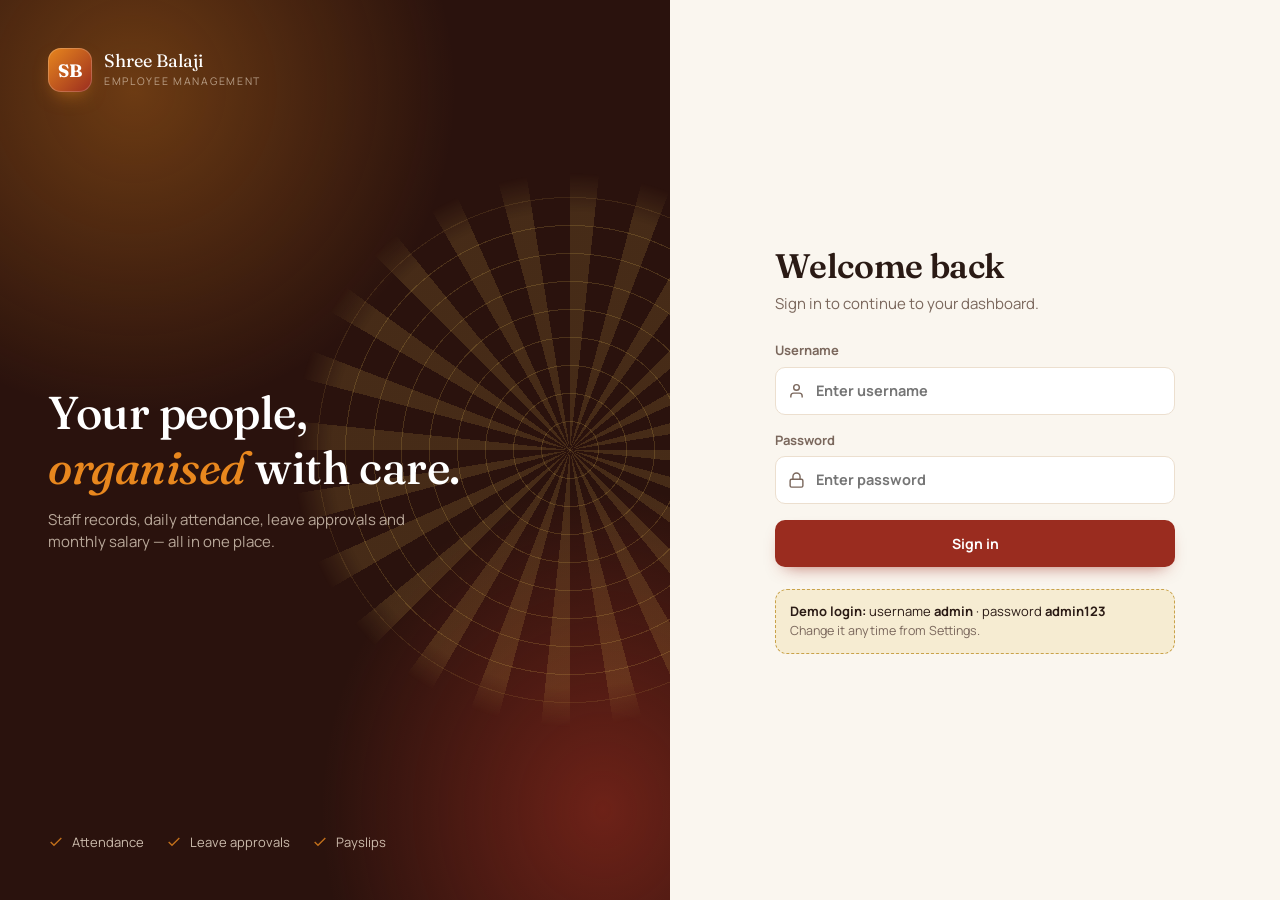
<file: index.html>
<!doctype html>
<html lang="en">
<head>
  <meta charset="utf-8" />
  <meta name="viewport" content="width=device-width, initial-scale=1" />
  <title>Shree Balaji · Employee Management System</title>
  <meta name="description" content="Shree Balaji Employee Management System" />
  <script>
    location.replace(sessionStorage.getItem("sb_ems_session") ? "dashboard.html" : "login.html");
  </script>
</head>
<body>
  <p style="font-family:sans-serif;padding:24px">Opening… <a href="login.html">Click here</a> if nothing happens.</p>
</body>
</html>
</file>
<file: assets/style.css>
/* Shree Balaji — Employee Management System
   Plain CSS, no build step. Edit the variables below to re-theme. */
:root {
  --bg: #faf6ef;
  --surface: #ffffff;
  --surface-2: #fbf7f1;
  --ink: #2a1a14;
  --muted: #7a675c;
  --line: #ecdfcf;
  --primary: #9a2c1f;
  --primary-dark: #7a2016;
  --saffron: #e8871e;
  --saffron-soft: #fdf0e1;
  --gold: #c9a24a;
  --gold-soft: #f6ecd2;
  --success: #2f7d4f;
  --success-soft: #e3f2e8;
  --warn: #b86e0c;
  --warn-soft: #fcefd9;
  --danger: #b3261e;
  --danger-soft: #fbe9e7;
  --info: #2b5f8a;
  --info-soft: #e4eef7;
  --sidebar: #2a120d;
  --sidebar-ink: #f4e6d4;
  --radius: 14px;
  --shadow: 0 12px 32px -20px rgba(90, 30, 10, 0.35);
  --shadow-lg: 0 30px 60px -25px rgba(42, 18, 13, 0.45);
  --font-body: "Manrope", system-ui, -apple-system, "Segoe UI", sans-serif;
  --font-display: "Fraunces", Georgia, serif;
}

* { box-sizing: border-box; margin: 0; padding: 0; }
html { -webkit-text-size-adjust: 100%; }
body {
  font-family: var(--font-body);
  background: var(--bg);
  color: var(--ink);
  font-size: 15px;
  line-height: 1.5;
  -webkit-font-smoothing: antialiased;
}
h1, h2, h3, h4, .serif { font-family: var(--font-display); font-weight: 600; letter-spacing: -0.01em; line-height: 1.2; }
a { color: inherit; text-decoration: none; }
button, input, select, textarea { font: inherit; color: inherit; }
svg { flex-shrink: 0; }

/* ---------- Sidebar ---------- */
.sidebar {
  position: fixed; inset: 0 auto 0 0; width: 260px; z-index: 40;
  display: flex; flex-direction: column; padding: 22px 16px;
  background:
    radial-gradient(120% 60% at 0% 0%, rgba(232, 135, 30, 0.18), transparent 60%),
    radial-gradient(90% 50% at 100% 100%, rgba(154, 44, 31, 0.35), transparent 60%),
    var(--sidebar);
  color: var(--sidebar-ink);
  transition: transform 0.25s ease;
  overflow-y: auto;
}
.brand { display: flex; gap: 12px; align-items: center; padding: 4px 8px 20px; margin-bottom: 14px; border-bottom: 1px solid rgba(255, 255, 255, 0.08); }
.logo {
  width: 44px; height: 44px; border-radius: 13px; display: grid; place-items: center;
  background: linear-gradient(135deg, var(--saffron), var(--primary));
  color: #fff; font-family: var(--font-display); font-weight: 700; font-size: 18px;
  box-shadow: 0 8px 20px -8px rgba(232, 135, 30, 0.7), inset 0 0 0 1px rgba(255, 255, 255, 0.2);
}
.brand-name { font-family: var(--font-display); font-size: 18px; line-height: 1.1; color: #fff; }
.brand-sub { font-size: 10.5px; letter-spacing: 0.16em; text-transform: uppercase; opacity: 0.6; margin-top: 3px; }
.nav-label { font-size: 10.5px; letter-spacing: 0.16em; text-transform: uppercase; opacity: 0.45; padding: 8px 12px 6px; }
.nav { display: flex; flex-direction: column; gap: 3px; }
.nav a {
  display: flex; align-items: center; gap: 12px; padding: 10px 12px; border-radius: 10px;
  color: rgba(244, 230, 212, 0.72); font-weight: 500; font-size: 14.5px; transition: background 0.15s, color 0.15s;
}
.nav a svg { width: 18px; height: 18px; }
.nav a:hover { background: rgba(255, 255, 255, 0.06); color: #fff; }
.nav a.active {
  background: linear-gradient(90deg, rgba(232, 135, 30, 0.25), rgba(232, 135, 30, 0.03));
  color: #fff; box-shadow: inset 3px 0 0 var(--saffron);
}
.sidebar-foot { margin-top: auto; padding-top: 16px; border-top: 1px solid rgba(255, 255, 255, 0.08); }
.sidebar-foot button {
  width: 100%; display: flex; align-items: center; gap: 12px; padding: 10px 12px; border-radius: 10px;
  background: transparent; border: 0; color: rgba(244, 230, 212, 0.72); cursor: pointer; font-weight: 500;
}
.sidebar-foot button:hover { background: rgba(255, 255, 255, 0.06); color: #fff; }
.sidebar-foot svg { width: 18px; height: 18px; }
.scrim { display: none; position: fixed; inset: 0; background: rgba(42, 18, 13, 0.45); z-index: 35; }
.scrim.show { display: block; }

/* ---------- Main layout ---------- */
.main { margin-left: 260px; min-height: 100vh; }
.topbar {
  position: sticky; top: 0; z-index: 20; display: flex; align-items: center; gap: 14px;
  padding: 16px 32px; background: rgba(250, 246, 239, 0.88); backdrop-filter: blur(10px);
  -webkit-backdrop-filter: blur(10px); border-bottom: 1px solid var(--line);
}
.topbar h1 { font-size: 24px; }
.topbar p { color: var(--muted); font-size: 13px; }
.menu-btn { display: none !important; }
.user-chip { margin-left: auto; display: flex; align-items: center; gap: 10px; }
.user-chip .who { text-align: right; line-height: 1.2; }
.user-chip .who b { display: block; font-size: 14px; }
.user-chip .who small { color: var(--muted); font-size: 12px; }
.avatar {
  width: 38px; height: 38px; border-radius: 50%; display: grid; place-items: center;
  background: var(--gold-soft); color: var(--primary); font-weight: 800; font-size: 13px;
  border: 1px solid #ead9b0;
}
.avatar.sm { width: 32px; height: 32px; font-size: 12px; }
.content { padding: 28px 32px 56px; max-width: 1320px; }

/* ---------- Cards & grid ---------- */
.card { background: var(--surface); border: 1px solid var(--line); border-radius: var(--radius); box-shadow: var(--shadow); padding: 20px; }
.card-head { display: flex; justify-content: space-between; align-items: center; gap: 10px; flex-wrap: wrap; margin-bottom: 16px; }
.card-head h2 { font-size: 18px; }
.card-head p { color: var(--muted); font-size: 13px; }
.grid { display: grid; gap: 18px; }
.stats { grid-template-columns: repeat(4, minmax(0, 1fr)); margin-bottom: 18px; }
.two { grid-template-columns: 1.45fr 1fr; }
.three { grid-template-columns: repeat(3, minmax(0, 1fr)); }
.mt { margin-top: 18px; }

.stat { position: relative; overflow: hidden; }
.stat::after {
  content: ""; position: absolute; right: -30px; bottom: -30px; width: 110px; height: 110px; border-radius: 50%;
  background: repeating-radial-gradient(circle, var(--tint) 0 6px, transparent 6px 12px); opacity: 0.6;
}
.stat > * { position: relative; z-index: 1; }
.stat::after { z-index: 0; }
.stat .label { font-size: 11.5px; text-transform: uppercase; letter-spacing: 0.1em; color: var(--muted); font-weight: 700; }
.stat .value { font-family: var(--font-display); font-size: 30px; margin-top: 6px; line-height: 1.1; }
.stat .hint { font-size: 12.5px; color: var(--muted); margin-top: 4px; }
.stat .ico { position: absolute; right: 16px; top: 16px; width: 40px; height: 40px; border-radius: 12px; display: grid; place-items: center; background: var(--tint); color: var(--tone); z-index: 1; }
.stat .ico svg { width: 20px; height: 20px; }
.tone-maroon { --tint: #f7e3df; --tone: var(--primary); }
.tone-saffron { --tint: var(--saffron-soft); --tone: var(--saffron); }
.tone-green { --tint: var(--success-soft); --tone: var(--success); }
.tone-blue { --tint: var(--info-soft); --tone: var(--info); }

/* ---------- Buttons ---------- */
.btn {
  display: inline-flex; align-items: center; justify-content: center; gap: 8px; border: 1px solid transparent;
  border-radius: 10px; padding: 9px 16px; font-weight: 700; font-size: 14px; cursor: pointer;
  transition: background 0.15s, border-color 0.15s, transform 0.1s, box-shadow 0.15s; white-space: nowrap;
}
.btn:active { transform: translateY(1px); }
.btn svg { width: 16px; height: 16px; }
.btn-primary { background: var(--primary); color: #fff; box-shadow: 0 8px 18px -10px rgba(154, 44, 31, 0.8); }
.btn-primary:hover { background: var(--primary-dark); }
.btn-saffron { background: var(--saffron); color: #fff; }
.btn-saffron:hover { filter: brightness(0.95); }
.btn-outline { background: var(--surface); border-color: var(--line); }
.btn-outline:hover { border-color: var(--gold); background: var(--surface-2); }
.btn-ghost { background: transparent; color: var(--muted); }
.btn-ghost:hover { background: var(--surface-2); color: var(--ink); }
.btn-danger { background: var(--danger-soft); color: var(--danger); }
.btn-danger:hover { background: #f6d6d2; }
.btn-success { background: var(--success-soft); color: var(--success); }
.btn-success:hover { background: #d2eadb; }
.btn-sm { padding: 6px 11px; font-size: 13px; border-radius: 8px; }
.btn-block { width: 100%; padding: 12px 16px; }
.icon-btn {
  width: 34px; height: 34px; border-radius: 9px; border: 1px solid var(--line); background: var(--surface);
  display: inline-grid; place-items: center; cursor: pointer; color: var(--muted); transition: 0.15s;
}
.icon-btn:hover { color: var(--primary); border-color: var(--gold); }
.icon-btn.danger:hover { color: var(--danger); border-color: #efc2bd; }
.icon-btn svg { width: 16px; height: 16px; }
.actions { display: inline-flex; gap: 6px; }

/* ---------- Forms ---------- */
.toolbar { display: flex; gap: 10px; flex-wrap: wrap; align-items: center; margin-bottom: 16px; }
.toolbar .spacer { flex: 1; }
.input, .select, textarea.input {
  width: 100%; padding: 10px 12px; border: 1px solid var(--line); border-radius: 10px; background: #fff;
  outline: none; transition: border-color 0.15s, box-shadow 0.15s; font-size: 14.5px;
}
.select { appearance: none; -webkit-appearance: none; padding-right: 34px;
  background-image: url("data:image/svg+xml,%3Csvg xmlns='http://www.w3.org/2000/svg' width='12' height='12' viewBox='0 0 24 24' fill='none' stroke='%237a675c' stroke-width='2.5'%3E%3Cpath d='m6 9 6 6 6-6'/%3E%3C/svg%3E");
  background-repeat: no-repeat; background-position: right 12px center; }
.input:focus, .select:focus { border-color: var(--saffron); box-shadow: 0 0 0 3px rgba(232, 135, 30, 0.18); }
.toolbar .select, .toolbar .input { width: auto; min-width: 150px; }
.search { position: relative; flex: 1; min-width: 200px; }
.search svg { position: absolute; left: 12px; top: 50%; transform: translateY(-50%); width: 16px; height: 16px; color: var(--muted); }
.search .input { padding-left: 36px; width: 100%; }
.field { display: flex; flex-direction: column; gap: 6px; font-size: 13px; font-weight: 700; color: var(--muted); }
.form-grid { display: grid; grid-template-columns: repeat(2, minmax(0, 1fr)); gap: 14px; }
.form-grid .full { grid-column: 1 / -1; }
.form-section { grid-column: 1 / -1; font-family: var(--font-display); font-size: 15px; color: var(--ink); padding-top: 6px; border-top: 1px dashed var(--line); margin-top: 4px; }
.form-section:first-child { border-top: 0; padding-top: 0; margin-top: 0; }
.note { font-size: 12.5px; color: var(--muted); }

/* ---------- Tables ---------- */
.table-wrap { overflow-x: auto; border: 1px solid var(--line); border-radius: 12px; background: #fff; -webkit-overflow-scrolling: touch; }
table { width: 100%; border-collapse: collapse; font-size: 14px; }
th {
  text-align: left; font-size: 11px; text-transform: uppercase; letter-spacing: 0.09em; color: var(--muted);
  font-weight: 800; background: var(--surface-2); padding: 12px 14px; border-bottom: 1px solid var(--line); white-space: nowrap;
}
td { padding: 12px 14px; border-bottom: 1px solid var(--line); vertical-align: middle; white-space: nowrap; }
tbody tr:last-child td { border-bottom: 0; }
tbody tr:hover { background: #fdfaf5; }
tfoot td { background: var(--surface-2); font-weight: 800; border-top: 1px solid var(--line); border-bottom: 0; }
table.compact th, table.compact td { padding: 10px 10px; }
table.compact .actions { gap: 4px; }
.num { text-align: right; font-variant-numeric: tabular-nums; }
.person { display: flex; gap: 10px; align-items: center; }
.person b { font-weight: 700; }
.person small { display: block; color: var(--muted); font-size: 12px; font-weight: 500; }
.empty { padding: 44px 20px; text-align: center; color: var(--muted); }

.badge { display: inline-flex; align-items: center; gap: 6px; padding: 3px 10px; border-radius: 999px; font-size: 12px; font-weight: 800; }
.badge::before { content: ""; width: 6px; height: 6px; border-radius: 50%; background: currentColor; }
.b-green { background: var(--success-soft); color: var(--success); }
.b-amber { background: var(--warn-soft); color: var(--warn); }
.b-red { background: var(--danger-soft); color: var(--danger); }
.b-blue { background: var(--info-soft); color: var(--info); }
.b-gray { background: #f0ebe4; color: var(--muted); }
.chip { display: inline-flex; align-items: center; gap: 8px; padding: 7px 12px; border-radius: 10px; background: var(--surface); border: 1px solid var(--line); font-size: 13px; font-weight: 700; }
.chip b { font-family: var(--font-display); font-size: 16px; }

/* ---------- Charts ---------- */
.bar-row { display: grid; grid-template-columns: 130px 1fr 36px; gap: 12px; align-items: center; font-size: 13.5px; margin-bottom: 12px; }
.bar-row span:last-child { text-align: right; font-weight: 800; }
.track { height: 10px; border-radius: 99px; background: #f3eadf; overflow: hidden; }
.fill { height: 100%; border-radius: 99px; background: linear-gradient(90deg, var(--saffron), var(--primary)); }
.chart { display: flex; align-items: flex-end; gap: 10px; height: 190px; padding-top: 8px; }
.col { flex: 1; display: flex; flex-direction: column; align-items: center; gap: 8px; height: 100%; min-width: 0; }
.stack { flex: 1; width: 100%; max-width: 40px; display: flex; flex-direction: column-reverse; border-radius: 8px; overflow: hidden; background: #f3eadf; }
.stack span { display: block; }
.col small { font-size: 11.5px; color: var(--muted); font-weight: 700; }
.legend { display: flex; gap: 14px; flex-wrap: wrap; font-size: 12.5px; color: var(--muted); font-weight: 600; }
.legend i { display: inline-block; width: 10px; height: 10px; border-radius: 3px; margin-right: 6px; vertical-align: -1px; }
.c-p { background: var(--success); } .c-h { background: var(--gold); } .c-l { background: var(--info); } .c-a { background: var(--danger); }

.list-item { display: flex; align-items: center; gap: 12px; padding: 12px 0; border-bottom: 1px dashed var(--line); }
.list-item:last-child { border-bottom: 0; }
.list-item .grow { flex: 1; min-width: 0; }
.list-item .grow small { display: block; color: var(--muted); font-size: 12.5px; }

/* ---------- Attendance segmented ---------- */
.seg { display: inline-flex; border: 1px solid var(--line); border-radius: 10px; overflow: hidden; background: #fff; }
.seg label { cursor: pointer; }
.seg input { position: absolute; opacity: 0; pointer-events: none; }
.seg span { display: block; padding: 6px 12px; font-size: 13px; font-weight: 800; color: var(--muted); border-right: 1px solid var(--line); transition: 0.15s; }
.seg label:last-child span { border-right: 0; }
.seg label:hover span { background: var(--surface-2); }
.seg input:checked + span.P { background: var(--success); color: #fff; }
.seg input:checked + span.A { background: var(--danger); color: #fff; }
.seg input:checked + span.H { background: var(--gold); color: #fff; }
.seg input:checked + span.L { background: var(--info); color: #fff; }

/* ---------- Department cards ---------- */
.dept-card { position: relative; overflow: hidden; }
.dept-card::before { content: ""; position: absolute; inset: 0 0 auto 0; height: 4px; background: linear-gradient(90deg, var(--saffron), var(--primary)); }
.dept-card h3 { font-size: 20px; margin-bottom: 4px; }
.dept-card .meta { display: grid; grid-template-columns: 1fr 1fr; gap: 10px; margin: 16px 0; }
.dept-card .meta div { background: var(--surface-2); border-radius: 10px; padding: 10px 12px; }
.dept-card .meta small { display: block; font-size: 11px; text-transform: uppercase; letter-spacing: 0.08em; color: var(--muted); font-weight: 700; }
.dept-card .meta b { font-family: var(--font-display); font-size: 18px; }

/* ---------- Detail list ---------- */
.dl { display: grid; grid-template-columns: repeat(2, minmax(0, 1fr)); gap: 12px 20px; }
.dl div small { display: block; font-size: 11px; text-transform: uppercase; letter-spacing: 0.08em; color: var(--muted); font-weight: 700; }
.dl div span { font-weight: 600; word-break: break-word; }
.profile-head { display: flex; gap: 14px; align-items: center; margin-bottom: 18px; }
.profile-head .avatar { width: 56px; height: 56px; font-size: 18px; }

/* ---------- Modal ---------- */
dialog.modal {
  border: 0; border-radius: 18px; padding: 0; width: min(640px, 94vw); max-height: 90vh; margin: auto;
  box-shadow: var(--shadow-lg); background: var(--surface); color: var(--ink);
}
dialog.modal.wide { width: min(820px, 94vw); }
dialog.modal[open] { display: flex; flex-direction: column; animation: pop 0.2s ease; }
dialog.modal::backdrop { background: rgba(42, 18, 13, 0.5); backdrop-filter: blur(3px); }
.modal-head { display: flex; align-items: center; justify-content: space-between; padding: 18px 22px; border-bottom: 1px solid var(--line); }
.modal-head h3 { font-size: 20px; }
.modal-body { padding: 20px 22px; overflow-y: auto; }
.modal-foot { display: flex; justify-content: flex-end; gap: 10px; padding: 14px 22px; border-top: 1px solid var(--line); background: var(--surface-2); }
@keyframes pop { from { opacity: 0; transform: translateY(8px) scale(0.98); } to { opacity: 1; transform: none; } }

/* ---------- Toast ---------- */
.toast-wrap { position: fixed; bottom: 20px; right: 20px; z-index: 1000; display: flex; flex-direction: column; gap: 8px; }
.toast { display: flex; align-items: center; gap: 10px; background: var(--sidebar); color: #fff; padding: 12px 16px; border-radius: 12px; box-shadow: var(--shadow-lg); font-weight: 600; font-size: 14px; animation: slideUp 0.25s ease; }
.toast svg { width: 18px; height: 18px; color: var(--saffron); }
.toast.error svg { color: #ff8a80; }
@keyframes slideUp { from { opacity: 0; transform: translateY(10px); } to { opacity: 1; transform: none; } }

/* ---------- Login ---------- */
.auth { min-height: 100vh; display: grid; grid-template-columns: 1.1fr 1fr; }
.auth-art {
  position: relative; overflow: hidden; padding: 48px; display: flex; flex-direction: column; justify-content: space-between;
  color: var(--sidebar-ink);
  background:
    radial-gradient(80% 60% at 20% 10%, rgba(232, 135, 30, 0.35), transparent 60%),
    radial-gradient(70% 60% at 90% 90%, rgba(154, 44, 31, 0.6), transparent 60%),
    var(--sidebar);
}
.mandala {
  position: absolute; right: -180px; top: 50%; transform: translateY(-50%); width: 560px; height: 560px; border-radius: 50%;
  background:
    repeating-conic-gradient(from 0deg, rgba(201, 162, 74, 0.18) 0deg 6deg, transparent 6deg 15deg),
    repeating-radial-gradient(circle, rgba(201, 162, 74, 0.22) 0 1px, transparent 1px 28px);
  -webkit-mask: radial-gradient(circle, #000 0 60%, transparent 70%);
  mask: radial-gradient(circle, #000 0 60%, transparent 70%);
  animation: spin 120s linear infinite;
}
@keyframes spin { to { transform: translateY(-50%) rotate(360deg); } }
.auth-art .brand { border: 0; padding: 0; position: relative; }
.auth-art h2 { font-size: 46px; color: #fff; max-width: 460px; position: relative; font-weight: 500; }
.auth-art h2 em { font-style: italic; color: var(--saffron); }
.auth-art p { opacity: 0.7; max-width: 400px; margin-top: 14px; position: relative; }
.auth-feats { display: flex; gap: 22px; flex-wrap: wrap; position: relative; font-size: 13px; opacity: 0.8; }
.auth-feats span { display: inline-flex; align-items: center; gap: 8px; }
.auth-feats svg { width: 16px; height: 16px; color: var(--saffron); }
.auth-form-wrap { display: grid; place-items: center; padding: 40px 24px; }
.auth-card { width: 100%; max-width: 400px; }
.auth-card h1 { font-size: 34px; }
.auth-card > p { color: var(--muted); margin: 6px 0 26px; }
.auth-card form { display: flex; flex-direction: column; gap: 16px; }
.input-ico { position: relative; }
.input-ico svg { position: absolute; left: 13px; top: 50%; transform: translateY(-50%); width: 17px; height: 17px; color: var(--muted); }
.input-ico .input { padding: 12px 14px 12px 40px; }
.demo-hint { margin-top: 22px; padding: 12px 14px; border-radius: 12px; background: var(--gold-soft); border: 1px dashed var(--gold); font-size: 13px; }
.form-error { display: none; padding: 10px 12px; border-radius: 10px; background: var(--danger-soft); color: var(--danger); font-size: 13.5px; font-weight: 600; }
.form-error.show { display: block; }

/* ---------- Responsive ---------- */
@media (max-width: 1100px) {
  .stats { grid-template-columns: repeat(2, minmax(0, 1fr)); }
  .two { grid-template-columns: 1fr; }
  .three { grid-template-columns: repeat(2, minmax(0, 1fr)); }
}
@media (max-width: 860px) {
  .sidebar { transform: translateX(-100%); }
  .sidebar.open { transform: none; }
  .main { margin-left: 0; }
  .menu-btn { display: inline-grid !important; }
  .topbar { padding: 12px 16px; }
  .topbar h1 { font-size: 20px; }
  .topbar p { display: none; }
  .content { padding: 18px 14px 48px; }
  .user-chip .who { display: none; }
  .auth { grid-template-columns: 1fr; }
  .auth-art { padding: 28px 24px; gap: 28px; }
  .auth-art h2 { font-size: 30px; }
  .auth-feats { display: none; }
  .mandala { width: 380px; height: 380px; right: -160px; }
  .form-grid, .dl { grid-template-columns: 1fr; }
  .three { grid-template-columns: 1fr; }
  .toolbar .select, .toolbar .input { flex: 1; min-width: 0; }
  .toast-wrap { left: 14px; right: 14px; bottom: 14px; }
}
@media (max-width: 520px) {
  .stats { gap: 10px; }
  .stat { padding: 14px; }
  .stat .value { font-size: 22px; }
  .stat .ico { display: none; }
  .card { padding: 16px; }
  .bar-row { grid-template-columns: 96px 1fr 28px; gap: 8px; font-size: 12.5px; }
  .chart { gap: 6px; }
  .modal-foot { flex-wrap: wrap; }
  .modal-foot .btn { flex: 1; }
}
</file>
